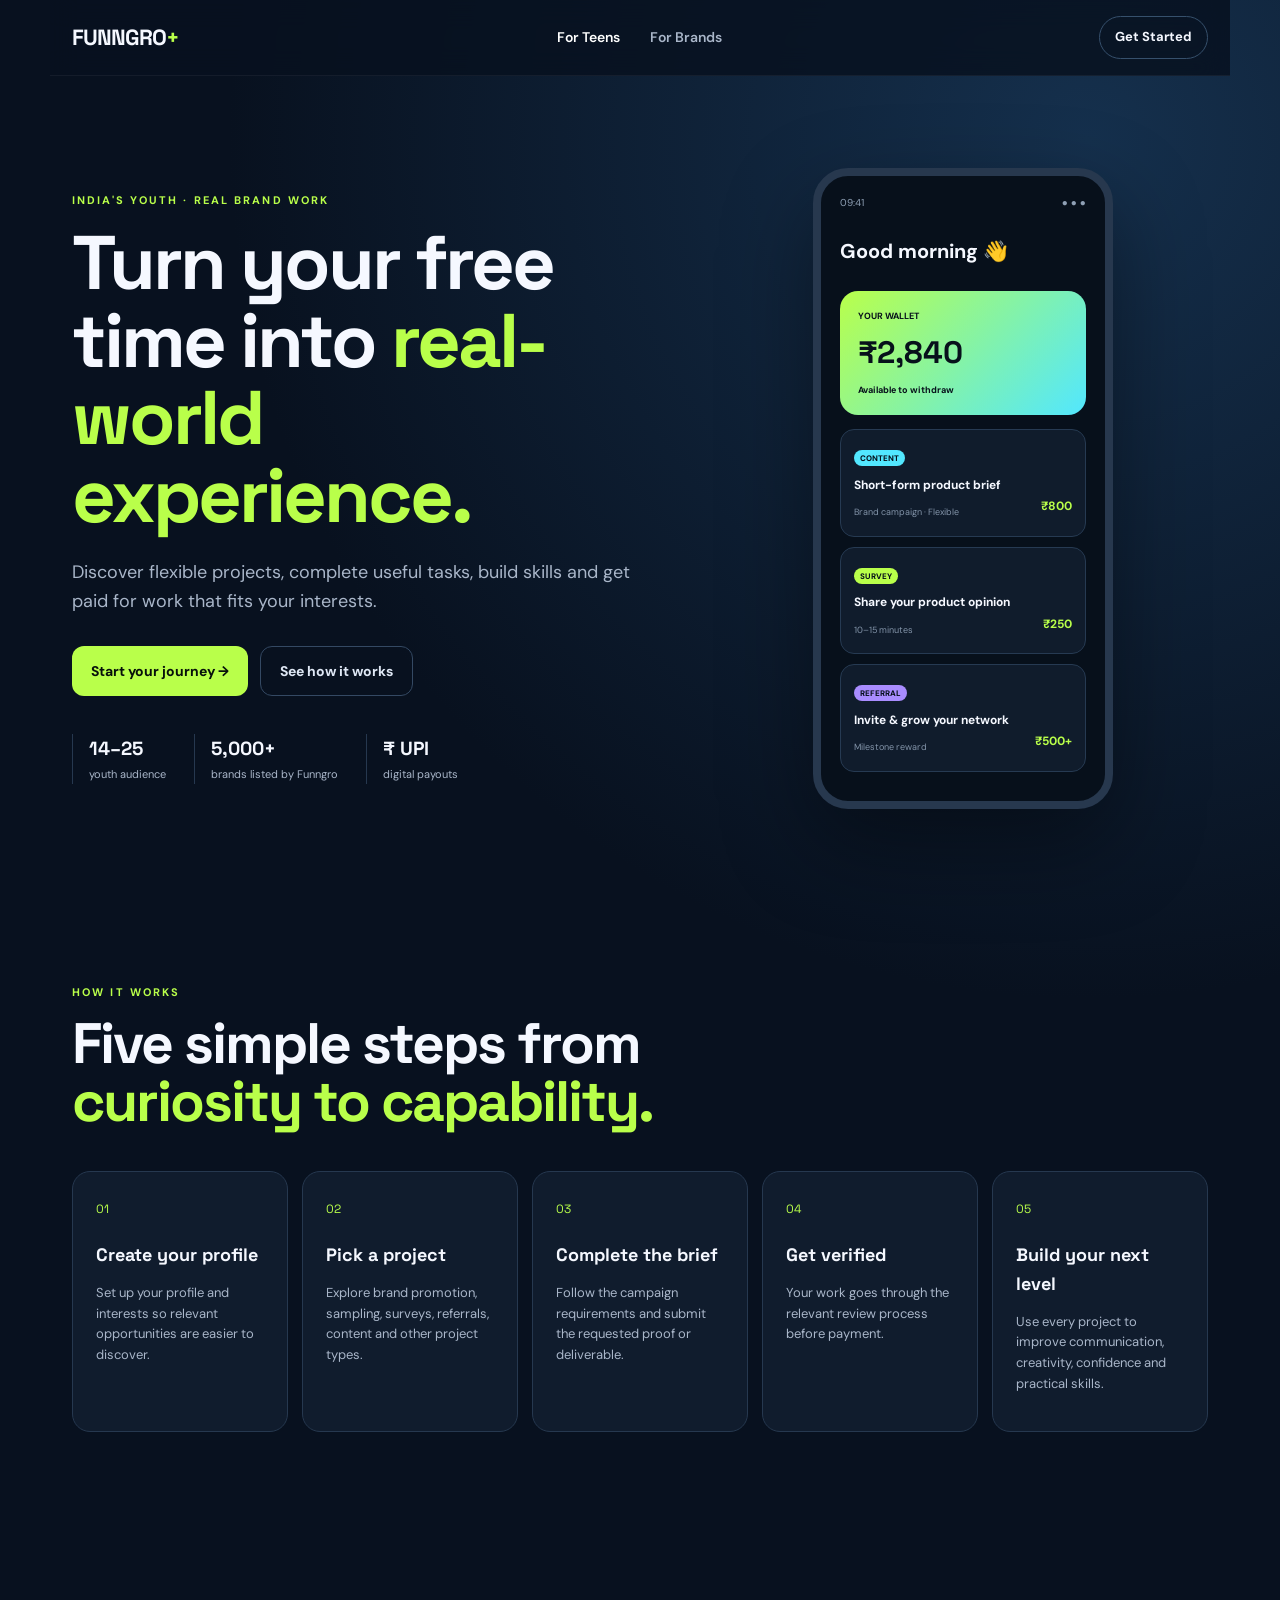
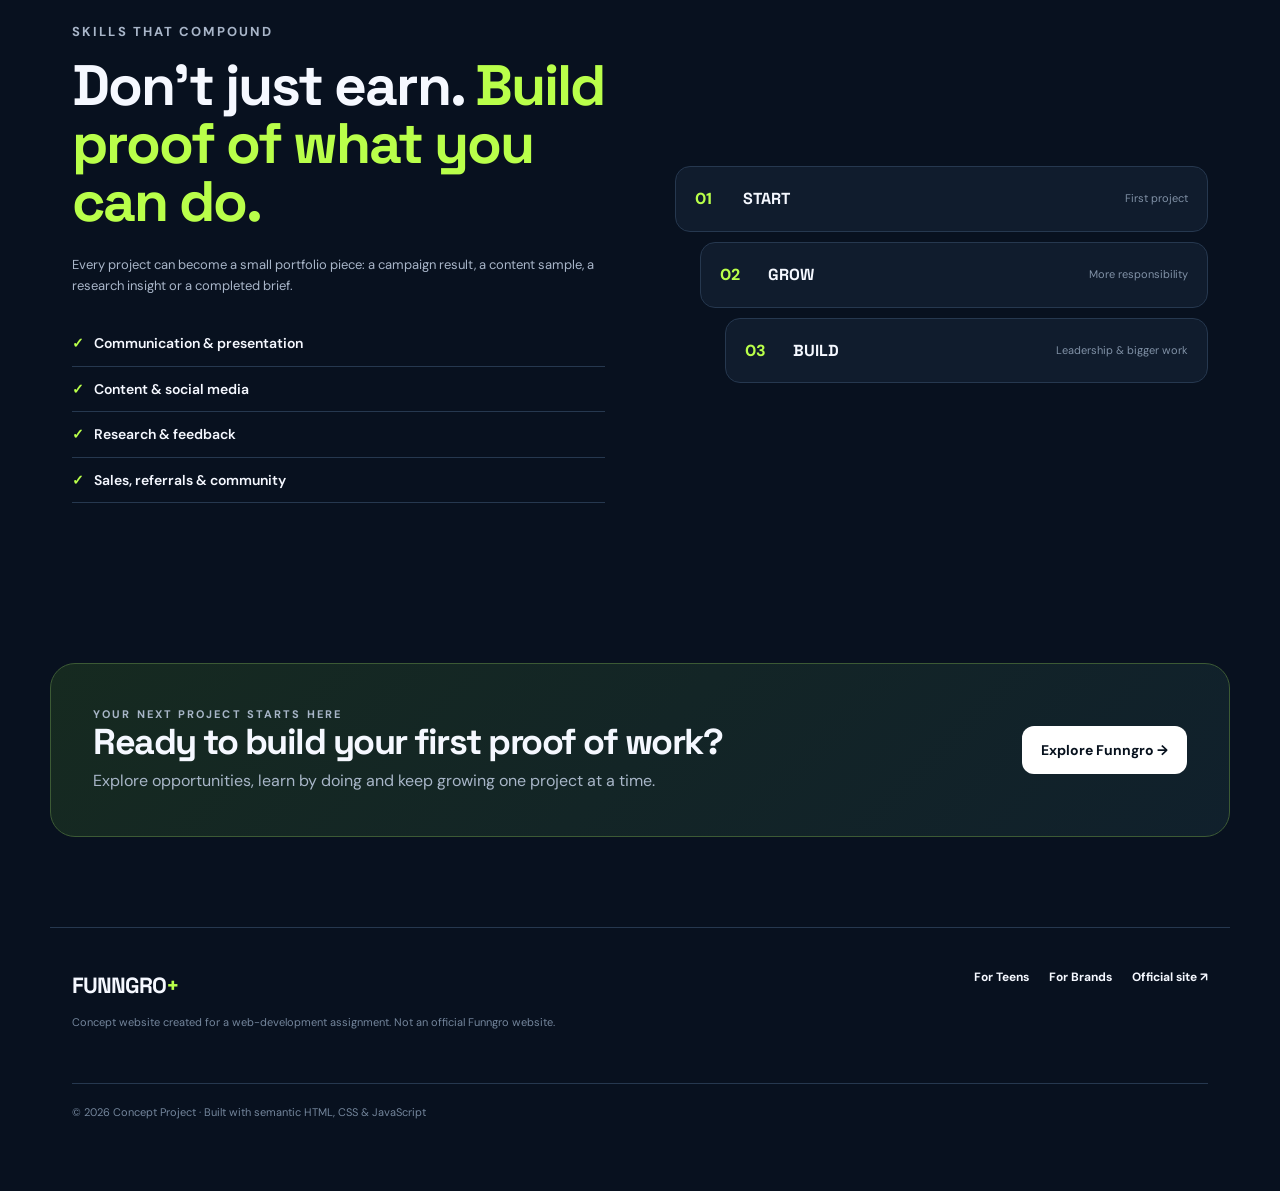
<file: index.html>
<!doctype html>
<html lang="en">
<head>
  <meta charset="utf-8">
  <meta name="viewport" content="width=device-width, initial-scale=1">
  <title>Funngro for Teens | Earn, Learn & Grow</title>
  <meta name="description" content="Explore flexible brand projects, build real-world skills and earn through a youth-focused digital work platform.">
  <meta name="keywords" content="online earning for youth, teen jobs, brand campaigns, part time work, freelance projects, Funngro">
  <meta name="robots" content="index, follow">
  <link rel="canonical" href="https://example.com/teen.html">
  <link rel="stylesheet" href="style.css">
</head>
<body>
<header class="nav">
  <a class="logo" href="index.html" aria-label="Funngro concept home">FUNNGRO<span>+</span></a>
  <nav aria-label="Primary navigation">
    <a class="active" href="index.html">For Teens</a>
    <a href="brands.html">For Brands</a>
  </nav>
  <a class="nav-cta" href="#start">Get Started</a>
</header>

<main>
<section class="hero teen-hero">
  <div class="hero-copy">
    <p class="eyebrow">INDIA'S YOUTH · REAL BRAND WORK</p>
    <h1>Turn your free time into <span>real-world experience.</span></h1>
    <p class="lead">Discover flexible projects, complete useful tasks, build skills and get paid for work that fits your interests.</p>
    <div class="actions">
      <a class="btn primary" href="#start">Start your journey →</a>
      <a class="btn ghost" href="#how">See how it works</a>
    </div>
    <div class="trust-row">
      <div><strong>14–25</strong><small>youth audience</small></div>
      <div><strong>5,000+</strong><small>brands listed by Funngro</small></div>
      <div><strong>₹ UPI</strong><small>digital payouts</small></div>
    </div>
  </div>
  <div class="hero-card">
    <div class="phone">
      <div class="phone-top"><span>09:41</span><span>● ● ●</span></div>
      <div class="app-greet">Good morning 👋</div>
      <div class="wallet"><small>YOUR WALLET</small><b>₹2,840</b><span>Available to withdraw</span></div>
      <div class="task"><span class="pill">CONTENT</span><b>Short-form product brief</b><small>Brand campaign · Flexible</small><strong>₹800</strong></div>
      <div class="task"><span class="pill green">SURVEY</span><b>Share your product opinion</b><small>10–15 minutes</small><strong>₹250</strong></div>
      <div class="task"><span class="pill purple">REFERRAL</span><b>Invite & grow your network</b><small>Milestone reward</small><strong>₹500+</strong></div>
    </div>
  </div>
</section>

<section id="how" class="section">
  <div class="section-head">
    <p class="eyebrow">HOW IT WORKS</p>
    <h2>Five simple steps from <span>curiosity to capability.</span></h2>
  </div>
  <div class="steps">
    <article><i>01</i><h3>Create your profile</h3><p>Set up your profile and interests so relevant opportunities are easier to discover.</p></article>
    <article><i>02</i><h3>Pick a project</h3><p>Explore brand promotion, sampling, surveys, referrals, content and other project types.</p></article>
    <article><i>03</i><h3>Complete the brief</h3><p>Follow the campaign requirements and submit the requested proof or deliverable.</p></article>
    <article><i>04</i><h3>Get verified</h3><p>Your work goes through the relevant review process before payment.</p></article>
    <article><i>05</i><h3>Build your next level</h3><p>Use every project to improve communication, creativity, confidence and practical skills.</p></article>
  </div>
</section>

<section class="split section">
  <div>
    <p class="eyebrow">SKILLS THAT COMPOUND</p>
    <h2>Don't just earn. <span>Build proof of what you can do.</span></h2>
    <p>Every project can become a small portfolio piece: a campaign result, a content sample, a research insight or a completed brief.</p>
    <ul class="checklist">
      <li>Communication & presentation</li>
      <li>Content & social media</li>
      <li>Research & feedback</li>
      <li>Sales, referrals & community</li>
    </ul>
  </div>
  <div class="ladder">
    <div><span>01</span><b>START</b><em>First project</em></div>
    <div><span>02</span><b>GROW</b><em>More responsibility</em></div>
    <div><span>03</span><b>BUILD</b><em>Leadership & bigger work</em></div>
  </div>
</section>

<section id="start" class="cta-band">
  <div><p class="eyebrow">YOUR NEXT PROJECT STARTS HERE</p><h2>Ready to build your first proof of work?</h2><p>Explore opportunities, learn by doing and keep growing one project at a time.</p></div>
  <a class="btn light" href="https://www.funngro.com/teen" target="_blank" rel="noopener">Explore Funngro →</a>
</section>
</main>

<footer>
  <div><a class="logo" href="index.html">FUNNGRO<span>+</span></a><p>Concept website created for a web-development assignment. Not an official Funngro website.</p></div>
  <div><a href="index.html">For Teens</a><a href="brands.html">For Brands</a><a href="https://www.funngro.com/" target="_blank" rel="noopener">Official site ↗</a></div>
  <p class="copyright">© 2026 Concept Project · Built with semantic HTML, CSS & JavaScript</p>
</footer>
<script src="script.js"></script>
</body>
</html>
</file>
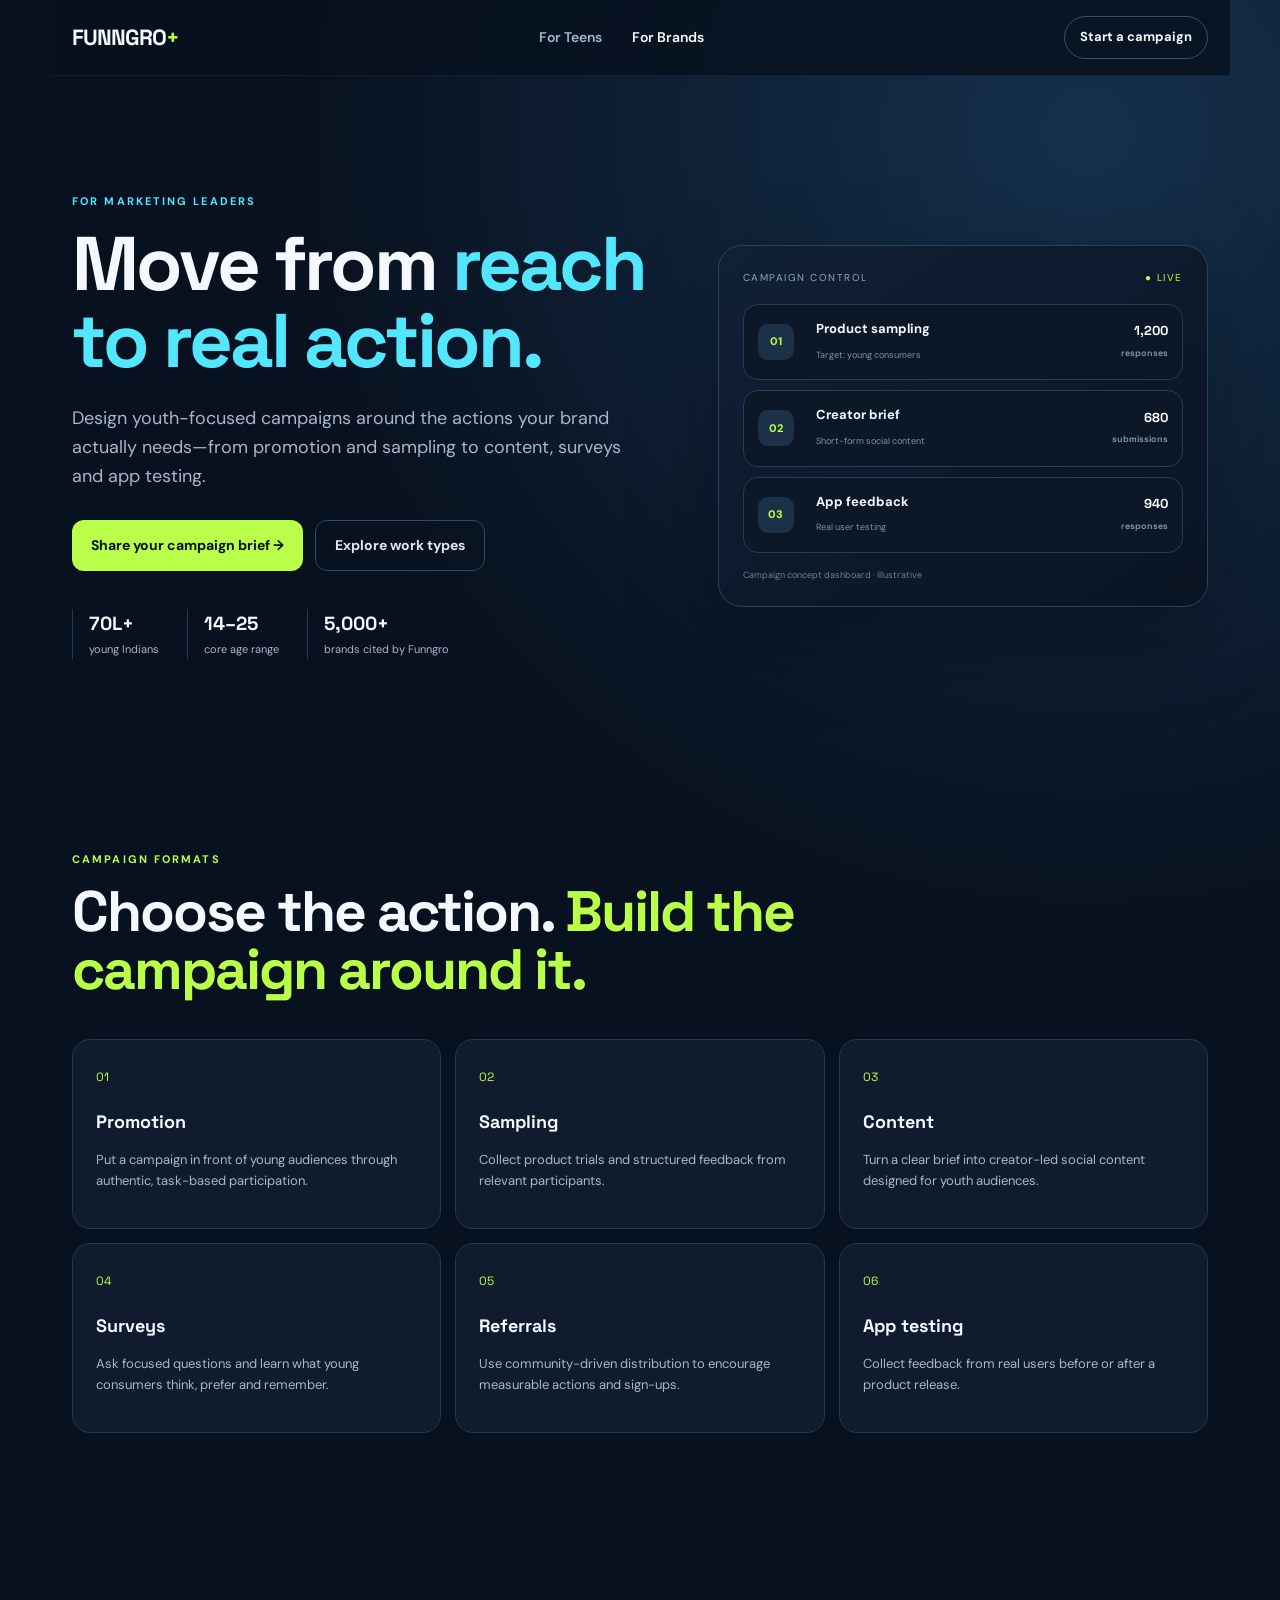
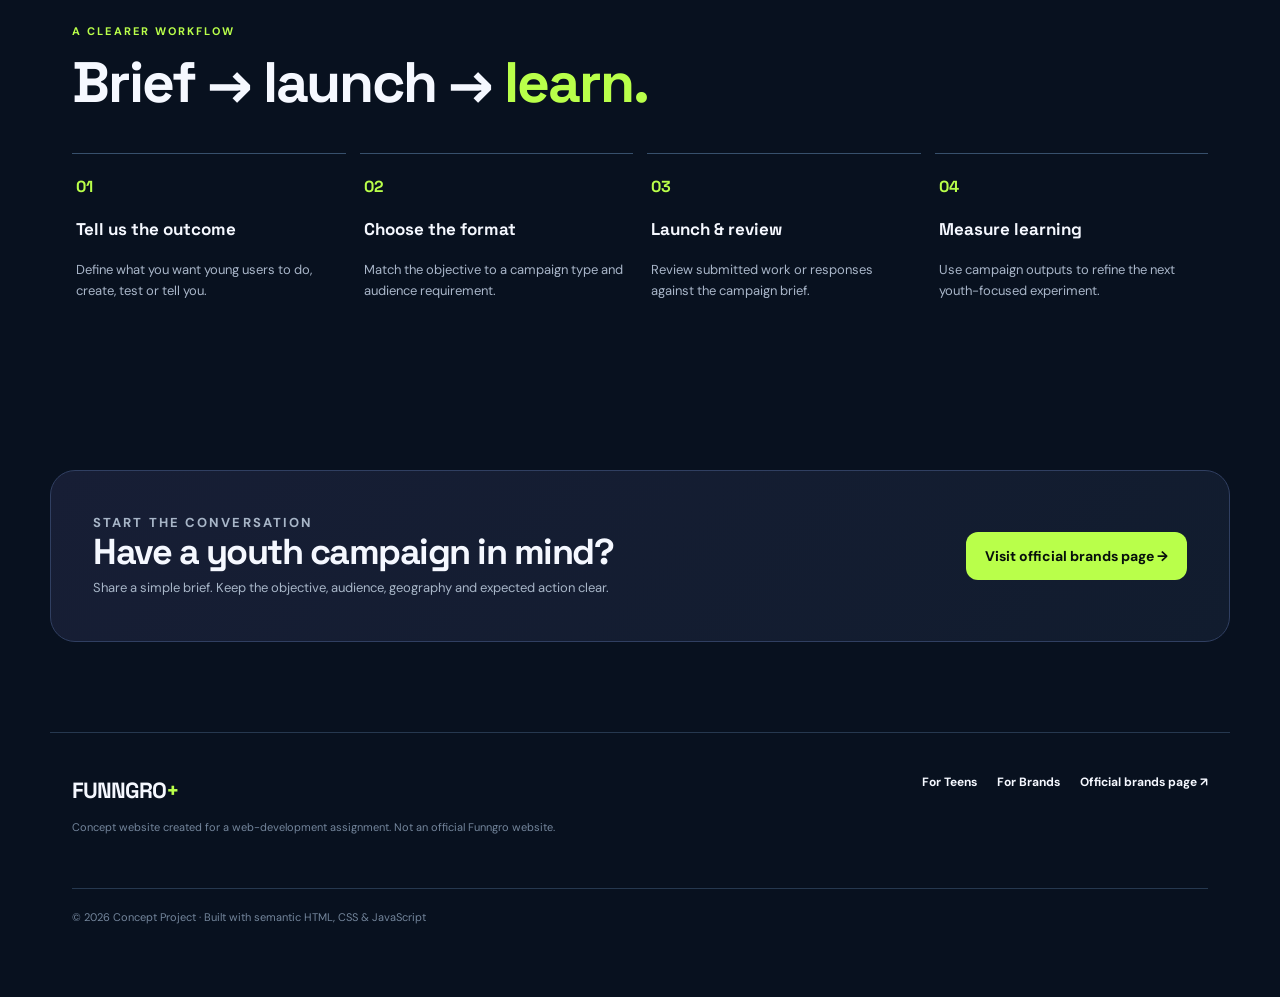
<file: brands.html>
<!doctype html>
<html lang="en">
<head>
  <meta charset="utf-8">
  <meta name="viewport" content="width=device-width, initial-scale=1">
  <title>Funngro for Brands | Youth Campaigns & Distribution</title>
  <meta name="description" content="Connect campaigns with young Indian audiences through promotion, sampling, content, surveys, referrals, app testing and sales support.">
  <meta name="keywords" content="youth marketing India, brand promotion, sampling campaigns, influencer briefs, Gen Z marketing, youth distribution">
  <meta name="robots" content="index, follow">
  <link rel="canonical" href="https://example.com/brands.html">
  <link rel="stylesheet" href="style.css">
</head>
<body>
<header class="nav">
  <a class="logo" href="index.html">FUNNGRO<span>+</span></a>
  <nav aria-label="Primary navigation">
    <a href="index.html">For Teens</a>
    <a class="active" href="brands.html">For Brands</a>
  </nav>
  <a class="nav-cta" href="#brief">Start a campaign</a>
</header>

<main>
<section class="hero brand-hero">
  <div class="hero-copy">
    <p class="eyebrow">FOR MARKETING LEADERS</p>
    <h1>Move from <span>reach to real action.</span></h1>
    <p class="lead">Design youth-focused campaigns around the actions your brand actually needs—from promotion and sampling to content, surveys and app testing.</p>
    <div class="actions">
      <a class="btn primary" href="#brief">Share your campaign brief →</a>
      <a class="btn ghost" href="#formats">Explore work types</a>
    </div>
    <div class="stat-strip"><div><b>70L+</b><small>young Indians</small></div><div><b>14–25</b><small>core age range</small></div><div><b>5,000+</b><small>brands cited by Funngro</small></div></div>
  </div>
  <div class="campaign-board">
    <div class="board-top"><span>CAMPAIGN CONTROL</span><span class="live">● LIVE</span></div>
    <div class="campaign">
      <div class="campaign-icon">01</div><div><b>Product sampling</b><small>Target: young consumers</small></div><strong>1,200<br><small>responses</small></strong>
    </div>
    <div class="campaign">
      <div class="campaign-icon">02</div><div><b>Creator brief</b><small>Short-form social content</small></div><strong>680<br><small>submissions</small></strong>
    </div>
    <div class="campaign">
      <div class="campaign-icon">03</div><div><b>App feedback</b><small>Real user testing</small></div><strong>940<br><small>responses</small></strong>
    </div>
    <div class="board-foot">Campaign concept dashboard · illustrative</div>
  </div>
</section>

<section id="formats" class="section">
  <div class="section-head">
    <p class="eyebrow">CAMPAIGN FORMATS</p>
    <h2>Choose the action. <span>Build the campaign around it.</span></h2>
  </div>
  <div class="cards">
    <article><span>01</span><h3>Promotion</h3><p>Put a campaign in front of young audiences through authentic, task-based participation.</p></article>
    <article><span>02</span><h3>Sampling</h3><p>Collect product trials and structured feedback from relevant participants.</p></article>
    <article><span>03</span><h3>Content</h3><p>Turn a clear brief into creator-led social content designed for youth audiences.</p></article>
    <article><span>04</span><h3>Surveys</h3><p>Ask focused questions and learn what young consumers think, prefer and remember.</p></article>
    <article><span>05</span><h3>Referrals</h3><p>Use community-driven distribution to encourage measurable actions and sign-ups.</p></article>
    <article><span>06</span><h3>App testing</h3><p>Collect feedback from real users before or after a product release.</p></article>
  </div>
</section>

<section class="section process">
  <div class="section-head"><p class="eyebrow">A CLEARER WORKFLOW</p><h2>Brief → launch → <span>learn.</span></h2></div>
  <div class="timeline">
    <div><b>01</b><h3>Tell us the outcome</h3><p>Define what you want young users to do, create, test or tell you.</p></div>
    <div><b>02</b><h3>Choose the format</h3><p>Match the objective to a campaign type and audience requirement.</p></div>
    <div><b>03</b><h3>Launch & review</h3><p>Review submitted work or responses against the campaign brief.</p></div>
    <div><b>04</b><h3>Measure learning</h3><p>Use campaign outputs to refine the next youth-focused experiment.</p></div>
  </div>
</section>

<section id="brief" class="brief-box">
  <div><p class="eyebrow">START THE CONVERSATION</p><h2>Have a youth campaign in mind?</h2><p>Share a simple brief. Keep the objective, audience, geography and expected action clear.</p></div>
  <a class="btn primary" href="https://www.funngro.com/for-brands" target="_blank" rel="noopener">Visit official brands page →</a>
</section>
</main>

<footer>
  <div><a class="logo" href="index.html">FUNNGRO<span>+</span></a><p>Concept website created for a web-development assignment. Not an official Funngro website.</p></div>
  <div><a href="index.html">For Teens</a><a href="brands.html">For Brands</a><a href="https://www.funngro.com/for-brands" target="_blank" rel="noopener">Official brands page ↗</a></div>
  <p class="copyright">© 2026 Concept Project · Built with semantic HTML, CSS & JavaScript</p>
</footer>
<script src="script.js"></script>
</body>
</html>
</file>
<file: style.css>
@import url('https://fonts.googleapis.com/css2?family=DM+Sans:wght@400;500;600;700&family=Space+Grotesk:wght@500;600;700&display=swap');

:root{--bg:#08111f;--panel:#101c2d;--panel2:#15243a;--text:#f5f8ff;--muted:#a9b6c9;--line:#26384f;--lime:#b9ff4a;--cyan:#52e7ff;--purple:#a98cff;--max:1180px}
*{box-sizing:border-box}html{scroll-behavior:smooth}body{margin:0;background:radial-gradient(circle at 85% 5%,#15304d 0,transparent 30%),var(--bg);color:var(--text);font-family:"DM Sans",sans-serif;line-height:1.6}a{color:inherit;text-decoration:none}.nav{height:76px;display:flex;align-items:center;justify-content:space-between;max-width:var(--max);margin:auto;padding:0 22px;position:sticky;top:0;z-index:10;background:rgba(8,17,31,.84);backdrop-filter:blur(14px);border-bottom:1px solid rgba(255,255,255,.05)}.logo{font-family:"Space Grotesk";font-weight:700;font-size:22px;letter-spacing:-1px}.logo span{color:var(--lime)}nav{display:flex;gap:30px}nav a{color:var(--muted);font-weight:600;font-size:14px}nav a.active,nav a:hover{color:#fff}.nav-cta{font-size:13px;font-weight:700;border:1px solid #36506c;padding:10px 15px;border-radius:999px}.hero{max-width:var(--max);margin:auto;padding:92px 22px 80px;display:grid;grid-template-columns:1.08fr .92fr;gap:70px;align-items:center;min-height:680px}.eyebrow{font-size:11px;letter-spacing:2.1px;font-weight:700;color:var(--lime);margin:0 0 14px}.hero h1,.section h2,.cta-band h2,.brief-box h2{font-family:"Space Grotesk";font-size:clamp(42px,6vw,76px);line-height:1.02;letter-spacing:-3px;margin:0 0 24px}.hero h1 span,.section h2 span{color:var(--lime)}.lead{font-size:18px;color:var(--muted);max-width:630px}.actions{display:flex;gap:12px;flex-wrap:wrap;margin:30px 0}.btn{display:inline-flex;align-items:center;justify-content:center;padding:13px 19px;border-radius:12px;font-weight:700;font-size:14px}.btn.primary{background:var(--lime);color:#07100b}.btn.ghost{border:1px solid #344963;color:#dfe8f5}.btn.light{background:#fff;color:#07111d}.trust-row,.stat-strip{display:flex;gap:28px;margin-top:38px}.trust-row div,.stat-strip div{border-left:1px solid var(--line);padding-left:16px}.trust-row strong,.stat-strip b{display:block;font-family:"Space Grotesk";font-size:19px}.trust-row small,.stat-strip small{display:block;color:var(--muted);font-size:11px;margin-top:2px}.phone{width:300px;margin:auto;background:#07101b;border:8px solid #27384e;border-radius:35px;padding:19px;box-shadow:0 35px 90px rgba(0,0,0,.4)}.phone-top{display:flex;justify-content:space-between;font-size:10px;color:#8fa0b5}.app-greet{font-size:20px;font-weight:700;margin:24px 0}.wallet{background:linear-gradient(135deg,#b9ff4a,#52e7ff);color:#07111b;border-radius:18px;padding:18px;margin-bottom:14px}.wallet small,.wallet span{display:block;font-size:9px;font-weight:700}.wallet b{display:block;font-family:"Space Grotesk";font-size:31px;margin:5px 0}.task{background:#101c2c;border:1px solid #263a52;border-radius:14px;padding:13px;margin:10px 0}.task b{display:block;font-size:12px;margin:7px 0 2px}.task small{color:#8394a9;font-size:9px}.task strong{float:right;color:var(--lime);font-size:12px}.pill{font-size:8px;color:#06101a;background:#52e7ff;border-radius:99px;padding:3px 6px;font-weight:800}.pill.green{background:var(--lime)}.pill.purple{background:var(--purple)}.campaign-board{background:linear-gradient(145deg,#102036,#0a1423);border:1px solid #29415e;border-radius:24px;padding:24px;box-shadow:0 30px 90px rgba(0,0,0,.25)}.board-top{display:flex;justify-content:space-between;font-size:10px;letter-spacing:1.5px;color:#91a4ba;margin-bottom:18px}.live{color:var(--lime)}.campaign{display:grid;grid-template-columns:46px 1fr auto;gap:12px;align-items:center;border:1px solid #273b54;background:#0c1828;border-radius:15px;padding:14px;margin:10px 0}.campaign-icon{width:36px;height:36px;border-radius:10px;background:#1c3048;display:grid;place-items:center;color:var(--lime);font-weight:800;font-size:11px}.campaign b{display:block;font-size:13px}.campaign small{color:#8091a6;font-size:9px}.campaign>strong{font-family:"Space Grotesk";text-align:right;color:#fff;font-size:13px}.board-foot{color:#6d7f94;font-size:9px;margin-top:15px}.section{max-width:var(--max);margin:auto;padding:95px 22px}.section-head{max-width:760px;margin-bottom:40px}.section h2{font-size:clamp(34px,4.5vw,57px);letter-spacing:-2px}.steps{display:grid;grid-template-columns:repeat(5,1fr);gap:14px}.steps article,.cards article{background:var(--panel);border:1px solid var(--line);border-radius:18px;padding:23px}.steps i{font-style:normal;color:var(--lime);font-family:"Space Grotesk";font-size:12px}.steps h3,.cards h3{font-family:"Space Grotesk";font-size:18px;margin:20px 0 8px}.steps p,.cards p,.split p,.timeline p,.brief-box p{color:var(--muted);font-size:13px}.split{display:grid;grid-template-columns:1fr 1fr;gap:70px;align-items:center}.checklist{list-style:none;padding:0;margin:25px 0}.checklist li{padding:11px 0;border-bottom:1px solid var(--line);font-weight:600;font-size:14px}.checklist li:before{content:"✓";color:var(--lime);margin-right:10px}.ladder{display:flex;flex-direction:column;gap:10px}.ladder div{display:grid;grid-template-columns:48px 1fr auto;align-items:center;background:var(--panel);border:1px solid var(--line);padding:19px;border-radius:15px}.ladder div:nth-child(2){margin-left:25px}.ladder div:nth-child(3){margin-left:50px}.ladder span{color:var(--lime);font-weight:800}.ladder b{font-family:"Space Grotesk"}.ladder em{font-style:normal;color:#8091a6;font-size:11px}.cards{display:grid;grid-template-columns:repeat(3,1fr);gap:14px}.cards article span{color:var(--lime);font-family:"Space Grotesk";font-size:12px}.timeline{display:grid;grid-template-columns:repeat(4,1fr);gap:14px}.timeline div{border-top:1px solid #37506c;padding:20px 4px}.timeline b{color:var(--lime);font-family:"Space Grotesk"}.timeline h3{font-family:"Space Grotesk";font-size:17px}.cta-band,.brief-box{max-width:var(--max);margin:40px auto 90px;padding:42px;border:1px solid #3c5a35;border-radius:25px;background:linear-gradient(135deg,#162a20,#10202c);display:flex;align-items:center;justify-content:space-between;gap:30px}.cta-band h2,.brief-box h2{font-size:36px;letter-spacing:-1.5px;margin-bottom:8px}.cta-band p,.brief-box p{color:#a8b6c8;margin:0}.brief-box{background:linear-gradient(135deg,#171e35,#111c2e);border-color:#303f61}.brand-hero{padding-top:100px}.brand-hero .hero-copy h1 span{color:var(--cyan)}.brand-hero .eyebrow{color:var(--cyan)}footer{border-top:1px solid var(--line);max-width:var(--max);margin:auto;padding:40px 22px 70px;display:grid;grid-template-columns:1fr auto;gap:30px}footer p{color:#74869c;font-size:11px;max-width:500px}footer div:last-of-type{display:flex;gap:20px;align-items:flex-start;font-size:12px;font-weight:700}.copyright{grid-column:1/-1;border-top:1px solid var(--line);padding-top:20px;margin:10px 0 0!important;max-width:none}

@media(max-width:900px){.hero{grid-template-columns:1fr;gap:35px;padding-top:65px}.hero-card{order:2}.steps{grid-template-columns:repeat(2,1fr)}.cards{grid-template-columns:repeat(2,1fr)}.timeline{grid-template-columns:repeat(2,1fr)}.split{grid-template-columns:1fr}.cta-band,.brief-box{margin-left:22px;margin-right:22px}.hero h1{font-size:56px}}
@media(max-width:600px){.nav{padding:0 16px}.nav nav{display:flex;gap:12px}.nav-cta{display:none}.nav-cta{padding:8px 10px}.hero{padding:55px 18px}.hero h1{font-size:45px;letter-spacing:-2px}.lead{font-size:16px}.trust-row,.stat-strip{gap:13px}.trust-row strong,.stat-strip b{font-size:15px}.section{padding:70px 18px}.steps,.cards,.timeline{grid-template-columns:1fr}.cta-band,.brief-box{margin-left:18px;margin-right:18px;padding:28px;display:block}.cta-band .btn,.brief-box .btn{margin-top:22px;width:100%}.cta-band h2,.brief-box h2{font-size:29px}.phone{width:275px}footer{display:block;padding:35px 18px 55px}footer div:last-of-type{margin-top:25px;flex-wrap:wrap}.ladder div:nth-child(2),.ladder div:nth-child(3){margin-left:0}}

@media(prefers-reduced-motion:no-preference){.hero-copy,.hero-card,.section{animation:rise .65s ease both}@keyframes rise{from{opacity:0;transform:translateY(15px)}to{opacity:1;transform:none}}}
</file>
